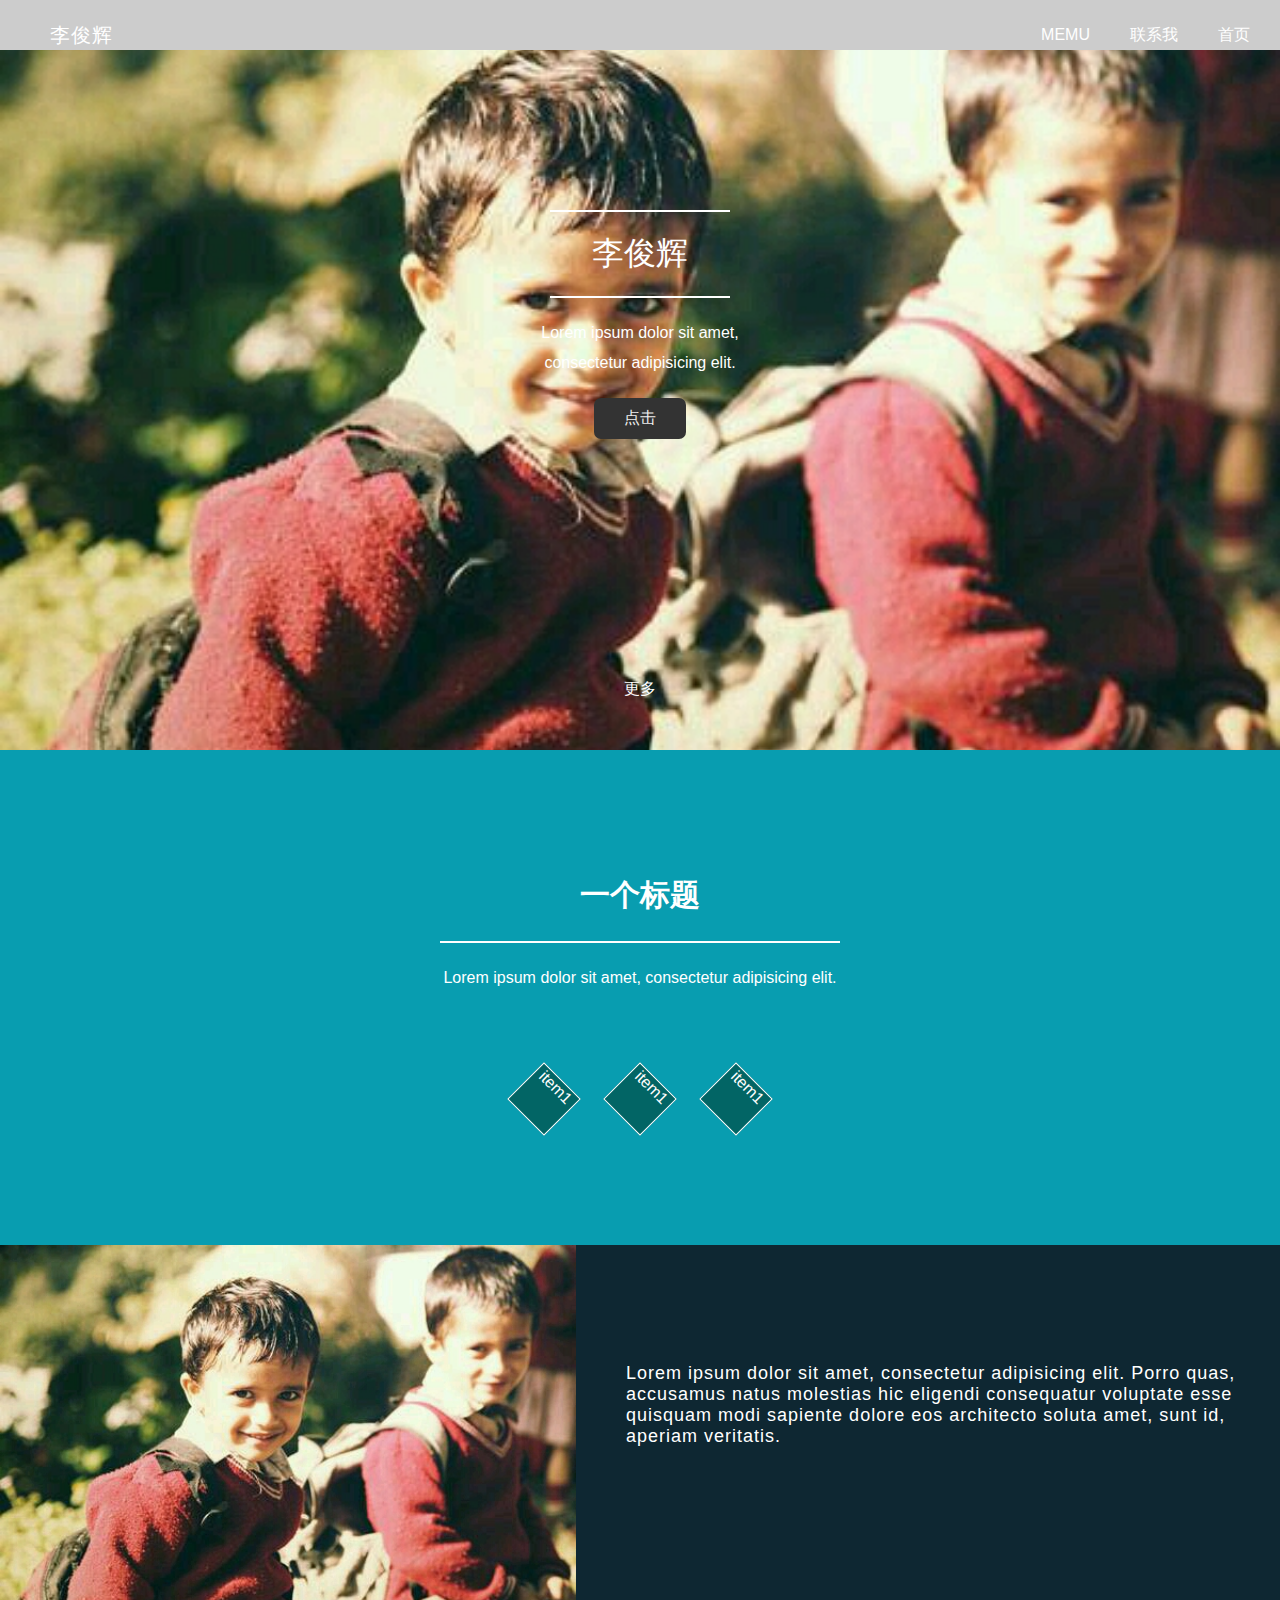
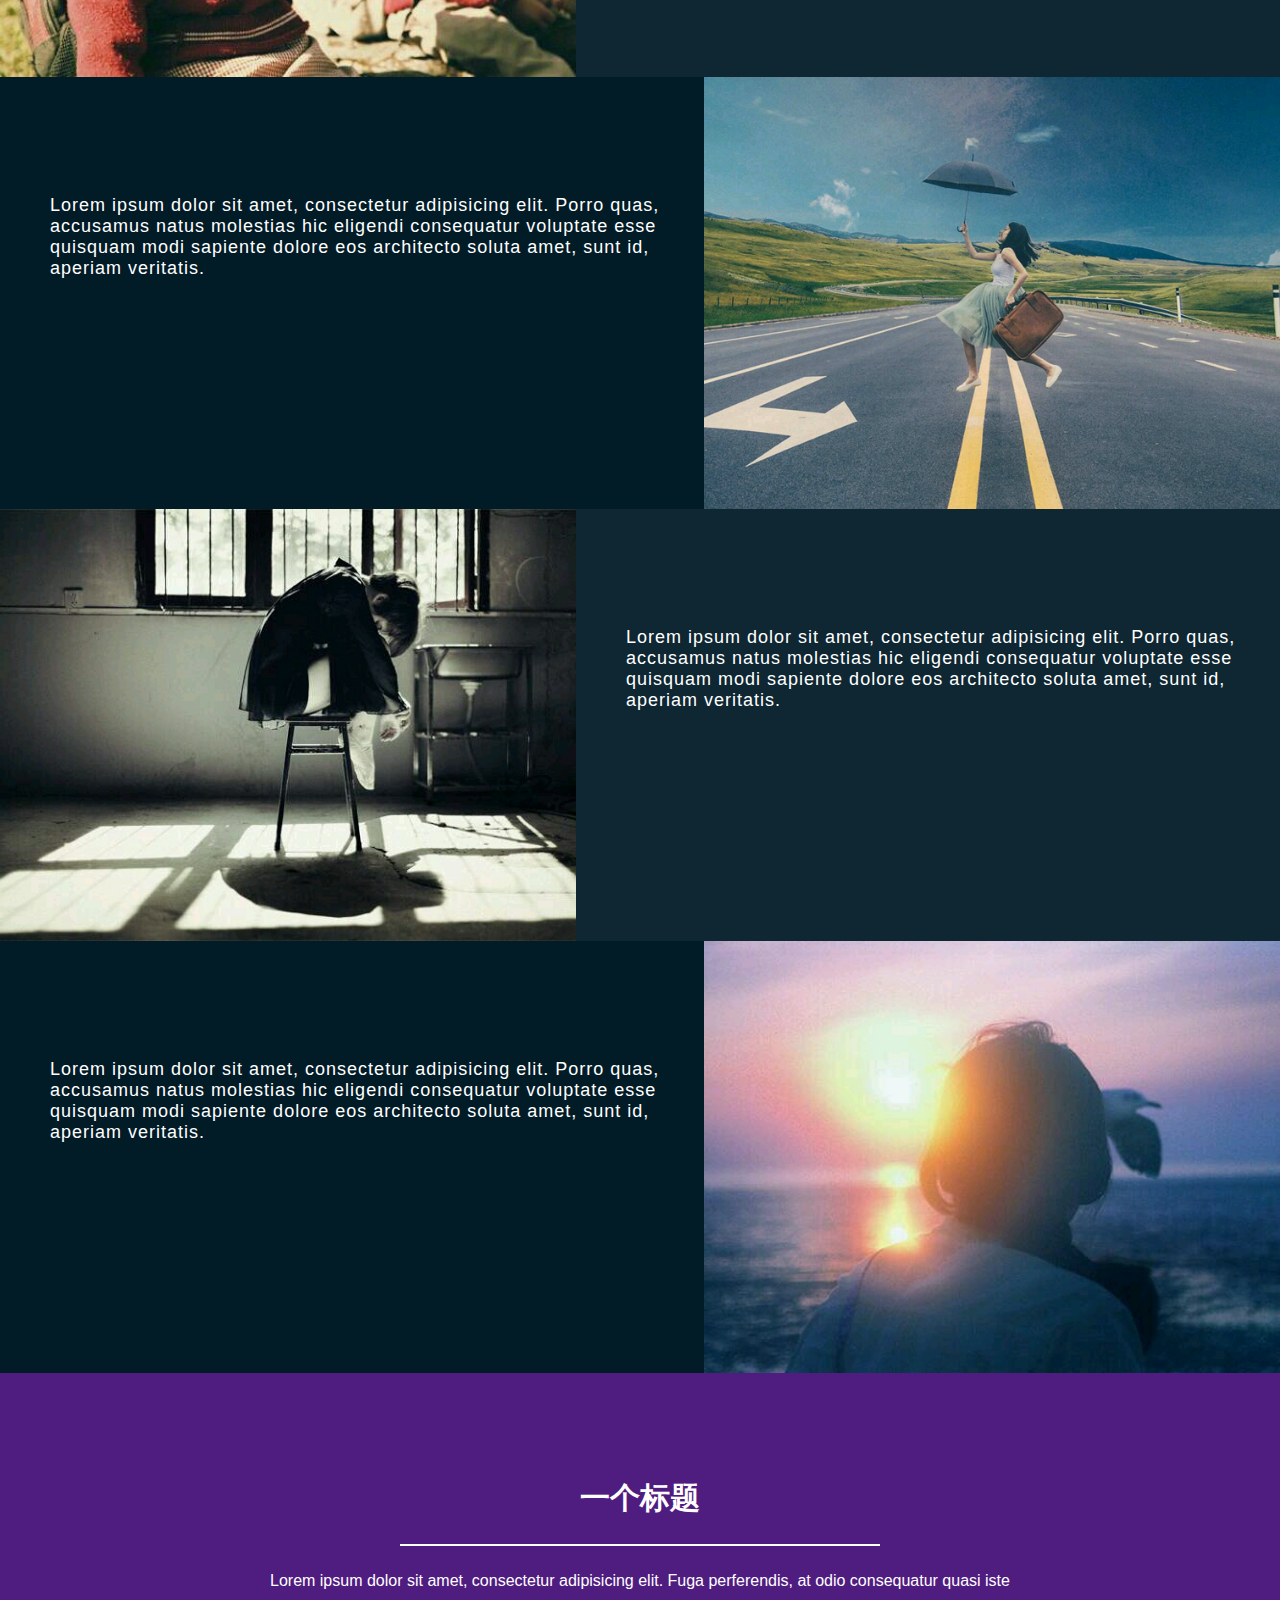
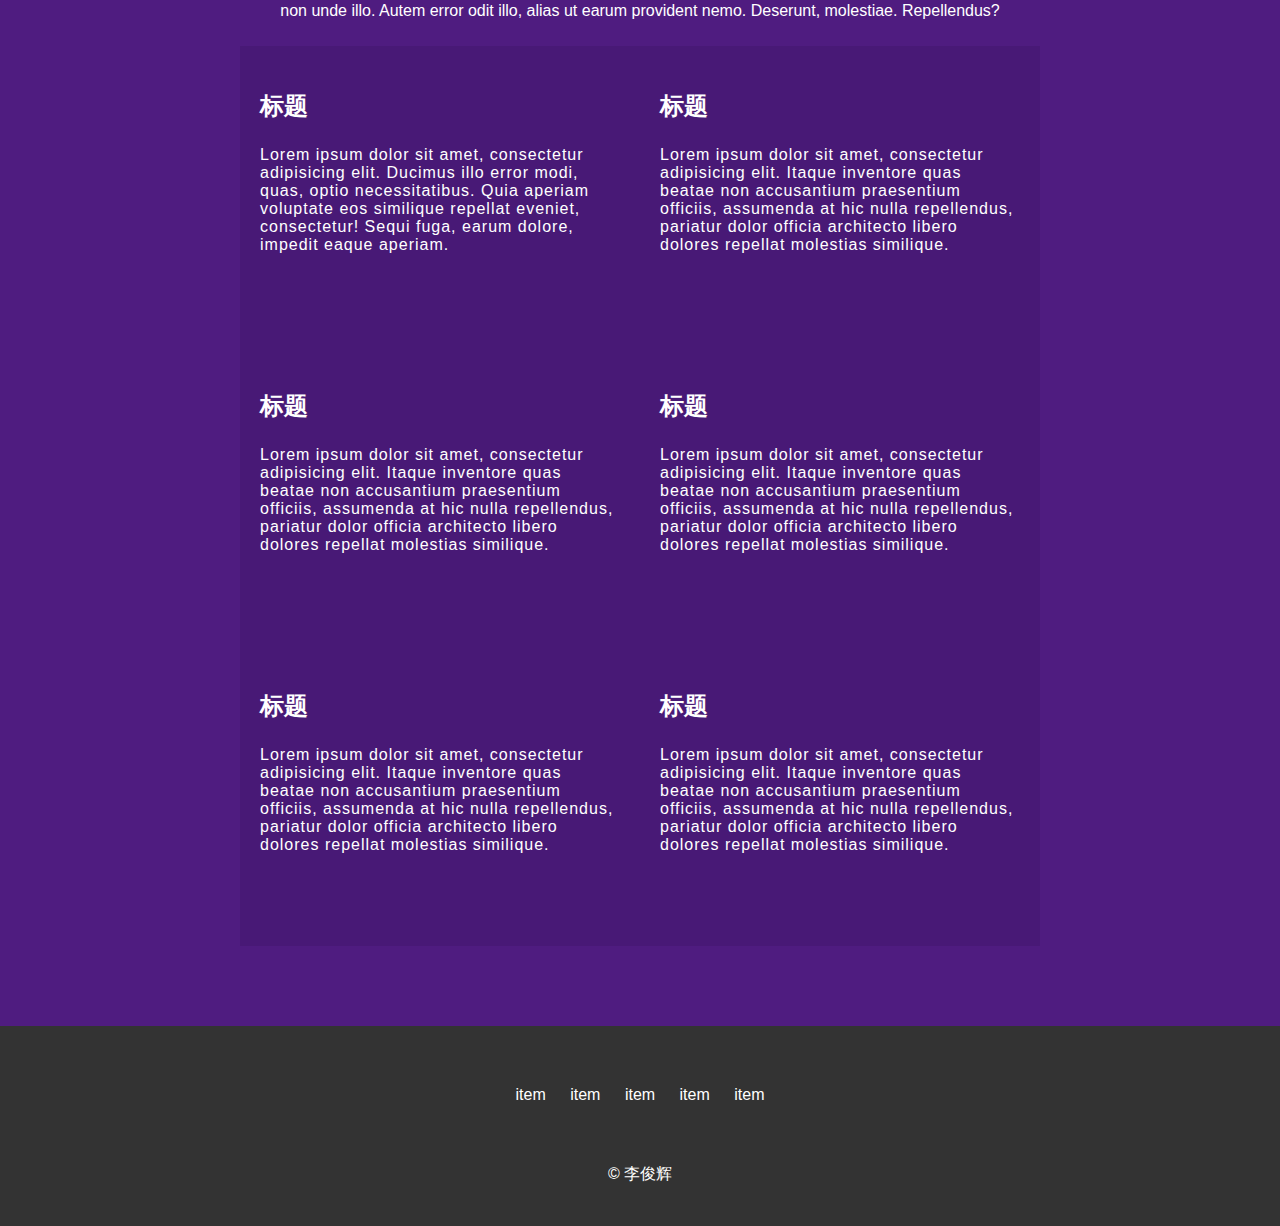
<file: blog/index.html>
<!DOCTYPE html>
<html lang="en">
<head>
	<meta charset="UTF-8">
	<title>blog</title>
	<link rel="stylesheet" href="css/reset.css">
	<link rel="stylesheet" href="css/blog.css">
</head>
<body>
	<div class="main">
		<header>
			<nav>
				<ul>
				<li class="logo"><a href="#">李俊辉</a></li>
				<li><a href="#">首页</a></li>
				<li><a href="#">联系我</a></li>
				<li><a href="#">MEMU</a></li>
				</ul>
			</nav>
			<div id="banner">
				<div class="inner">
				<div class="bder"></div>
				<h1>李俊辉</h1>
				<div class="bder"></div>
				<p class="sub">Lorem ipsum dolor sit amet, consectetur adipisicing elit. </p>
				<button>点击</button>
				<div class="more">
					更多
				</div>
				</div>
			</div>
		</header>
		<!-- headerjiesu -->
	<div class="content">
		<section class="green-section">
			<div class="warper">
				<div>
					<h2>一个标题</h2>
					<div class="bder bd"></div>
					<p class="sub">Lorem ipsum dolor sit amet, consectetur adipisicing elit. </p>
				</div>
				<div class="icon-group">
					<span class="icon">item1</span>
					<span class="icon">item1</span>
					<span class="icon">item1</span>
				</div>
			</div>
		</section>
		<section class="gray-section">
		<div class="active-preview">
			<div class="img-section">
				<img src="images/1.jpg" alt="hhhh">
			</div>
			<div class="text-section">
				<h1>又一个标题</h1>
				<div class="sub">又一个标题</div>
				<p>Lorem ipsum dolor sit amet, consectetur adipisicing elit. Porro quas, accusamus natus molestias hic eligendi consequatur voluptate esse quisquam modi sapiente dolore eos architecto soluta amet, sunt id, aperiam veritatis.</p>
			</div>
		</div>
		<div class="active-preview">
			
			<div class="text-section">
				<h1>又一个标题</h1>
				<div class="sub">又一个标题</div>
				<p>Lorem ipsum dolor sit amet, consectetur adipisicing elit. Porro quas, accusamus natus molestias hic eligendi consequatur voluptate esse quisquam modi sapiente dolore eos architecto soluta amet, sunt id, aperiam veritatis.</p>
			</div>
			<div class="img-section">
				<img src="images/2.jpg" alt="hhhh">
			</div>
		</div>
		<div class="active-preview">
			<div class="img-section">
				<img src="images/3.jpg" alt="hhhh">
			</div>
			<div class="text-section">
				<h1>又一个标题</h1>
				<div class="sub">又一个标题</div>
				<p>Lorem ipsum dolor sit amet, consectetur adipisicing elit. Porro quas, accusamus natus molestias hic eligendi consequatur voluptate esse quisquam modi sapiente dolore eos architecto soluta amet, sunt id, aperiam veritatis.</p>
			</div>
		</div>
		<div class="active-preview">
			
			<div class="text-section">
				<h1>又一个标题</h1>
				<div class="sub">又一个标题</div>
				<p>Lorem ipsum dolor sit amet, consectetur adipisicing elit. Porro quas, accusamus natus molestias hic eligendi consequatur voluptate esse quisquam modi sapiente dolore eos architecto soluta amet, sunt id, aperiam veritatis.</p>
			</div>
			<div class="img-section">
				<img src="images/4.jpg" alt="hhhh">
			</div>
		</div>
		</section>
		<section class="purple-section">
			<div class="warper">
			<div class="heading-warper">
				<h2>一个标题</h2>
				<div class="bder"></div>
				<div class="sub">
					Lorem ipsum dolor sit amet, consectetur adipisicing elit. Fuga perferendis, at odio consequatur quasi iste non unde illo. Autem error odit illo, alias ut earum provident nemo. Deserunt, molestiae. Repellendus?
				</div>
			</div>
			<div class="card-group">
				<div class="card">
					<h3>标题</h3>
					<p>Lorem ipsum dolor sit amet, consectetur adipisicing elit. Ducimus illo error modi, quas, optio necessitatibus. Quia aperiam voluptate eos similique repellat eveniet, consectetur! Sequi fuga, earum dolore, impedit eaque aperiam.</p>
				</div>
				<div class="card">
					<h3>标题</h3>
					<p>Lorem ipsum dolor sit amet, consectetur adipisicing elit. Itaque inventore quas beatae non accusantium praesentium officiis, assumenda at hic nulla repellendus, pariatur dolor officia architecto libero dolores repellat molestias similique.</p>
				</div>
				<div class="card">
					<h3>标题</h3>
					<p>Lorem ipsum dolor sit amet, consectetur adipisicing elit. Itaque inventore quas beatae non accusantium praesentium officiis, assumenda at hic nulla repellendus, pariatur dolor officia architecto libero dolores repellat molestias similique.</p>
				</div>
				<div class="card">
					<h3>标题</h3>
					<p>Lorem ipsum dolor sit amet, consectetur adipisicing elit. Itaque inventore quas beatae non accusantium praesentium officiis, assumenda at hic nulla repellendus, pariatur dolor officia architecto libero dolores repellat molestias similique.</p>
				</div>
				<div class="card">
					<h3>标题</h3>
					<p>Lorem ipsum dolor sit amet, consectetur adipisicing elit. Itaque inventore quas beatae non accusantium praesentium officiis, assumenda at hic nulla repellendus, pariatur dolor officia architecto libero dolores repellat molestias similique.</p>
				</div>
				<div class="card">
					<h3>标题</h3>
					<p>Lorem ipsum dolor sit amet, consectetur adipisicing elit. Itaque inventore quas beatae non accusantium praesentium officiis, assumenda at hic nulla repellendus, pariatur dolor officia architecto libero dolores repellat molestias similique.</p>
				</div>
			</div>
			</div>
		</section>
	</div>
		<!-- contentjies -->
<footer>
	<ul class="share-group">
		<li>item</li>
		<li>item</li>
		<li>item</li>
		<li>item</li>
		<li>item</li>
	</ul>
	<div class="copy">
		&copy  李俊辉
	</div>
</footer>
		<!-- footerjiesu -->
</div>

</body>
</html>
</file>
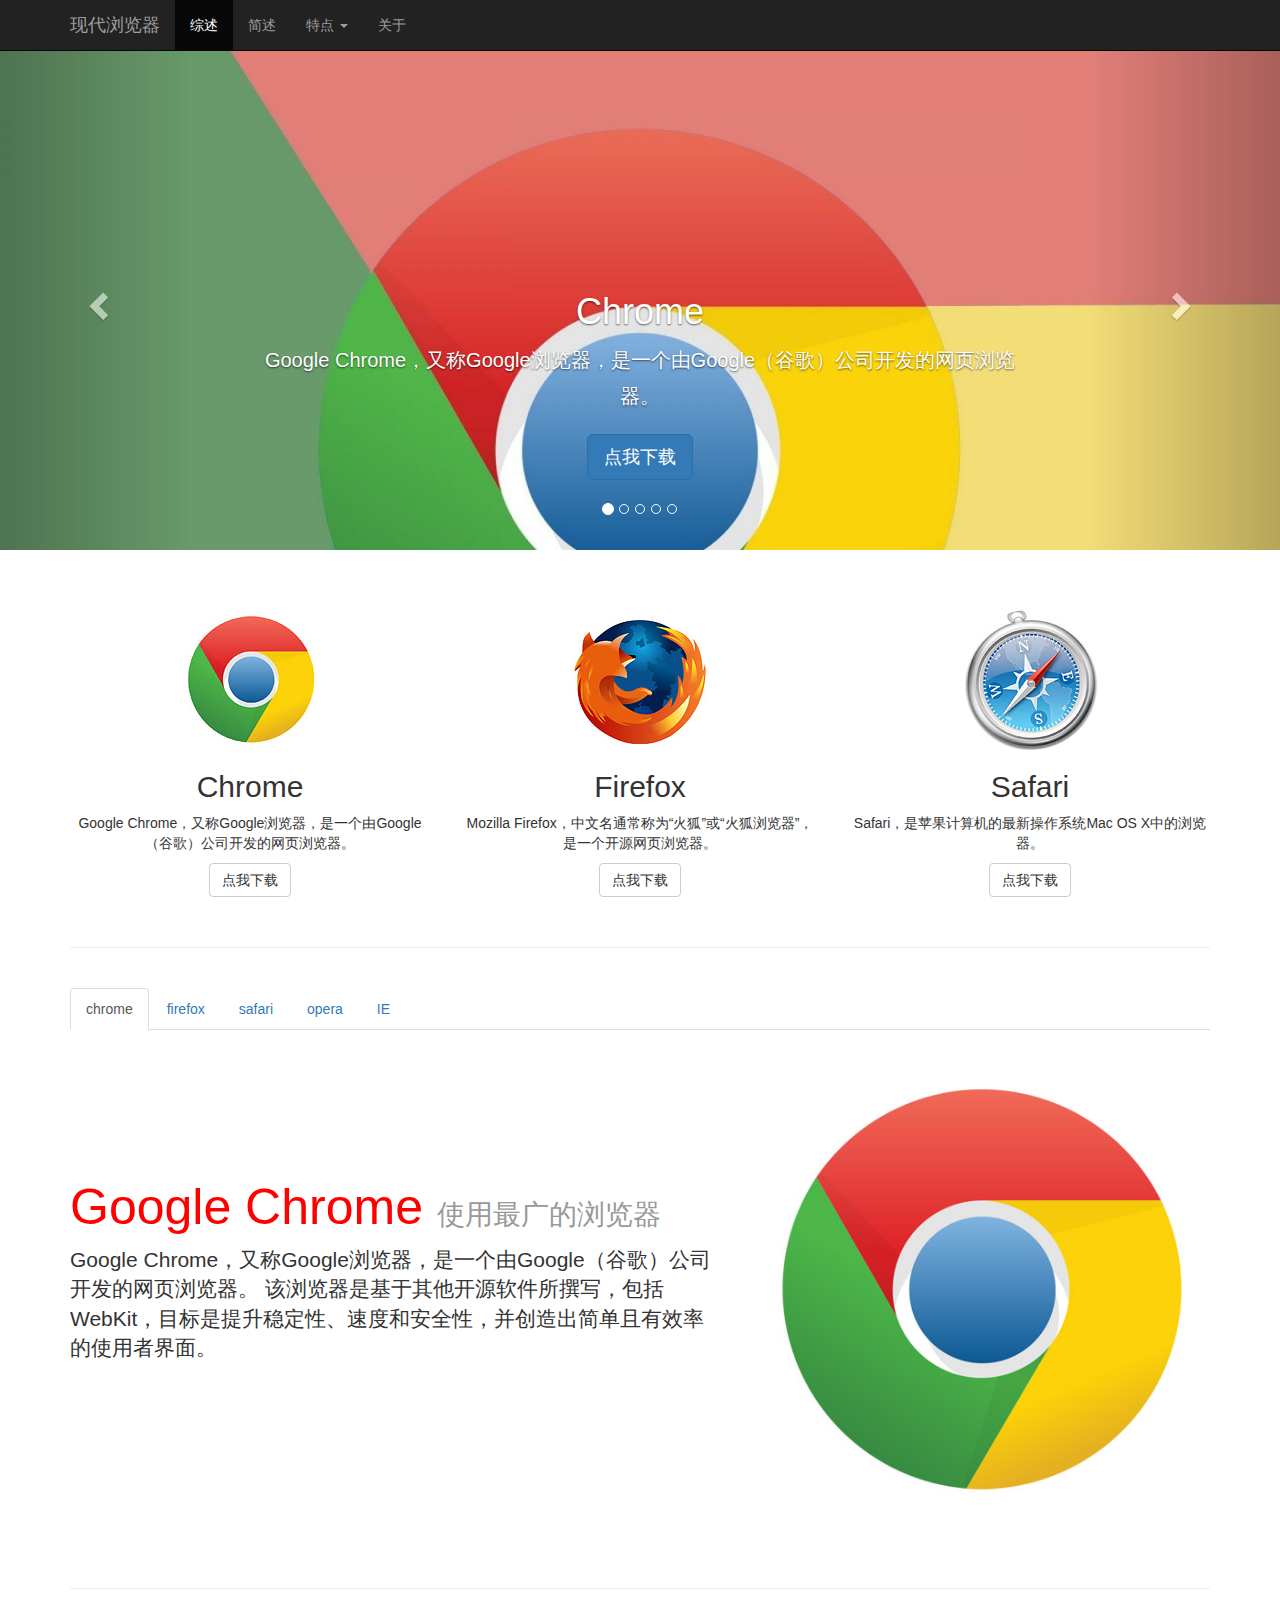
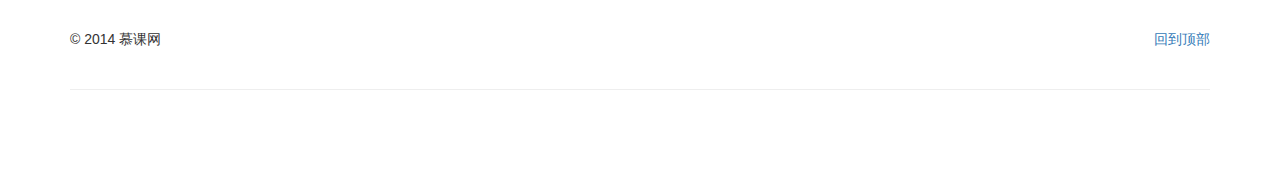
<file: web/index.html>
<!DOCTYPE html>
<html lang="en">
<head>
	<meta charset="UTF-8">
	<title>现代浏览器预览</title>
	<meta name="viewport" content="width=device-width,initial-scale=1">
	<link rel="stylesheet" href="bootstrap/css/bootstrap.min.css">
	<style>
		body{
			padding-top: 50px;
			padding-bottom: 50px;
		}
		.carousel {
			height: 500px;
			background-color: #000;
			margin-bottom: 60px;
		}
		.carousel .item {
			height: 500px;
			background-color: #000;
		}
		.carousel img {
			width: 100%;
			text-align: center;
		}
		.carousel-caption p {
			margin-bottom: 20px;
			font-size: 20px;
			line-height: 1.8;
		}
		.summary .col-md-4{
			text-align: center;
		}
		.divder {
			margin:40px 0;
		}
		.feature {
			padding: 30px 0;

		}
		.feature-heading{
			font-size: 50px;
			color: red;
			margin-top: 120px;
		}
		.feature-heading .text-muted {
			font-size: 28px;
			color: #999;
		}
	</style>
</head>
<body>
	<nav class="navbar navbar-default navbar-fixed-top navbar-inverse">
		<div class="container">
			<div class="navbar-header">
				<button class="navbar-toggle collapsed" data-toggle="collapse" data-target="#bs-example" aria-expanded="false">
					<span class="sr-only">Toggle navigation</span>
					<span class="icon-bar"></span>
					<span class="icon-bar"></span>
					<span class="icon-bar"></span>
				</button>
				<a href="#" class="navbar-brand">现代浏览器</a>
			</div>

			<div class="collapse navbar-collapse" id="bs-example">
				<ul class="nav navbar-nav">
					<li class="active"><a href="#">综述<span class="sr-only">(current)</span></a></li>
					<li><a href="">简述</a></li>
					<li class="dropdown">
						<a href="#" class="dropdown-toggle" data-toggle="dropdown" role="button" aria-haspopup="true" aria-expanded="false">特点 <span class="caret"></span></a>
						<ul class="dropdown-menu" role="menu">
							<li><a href="#">chrome</a></li>
							<li><a href="#">firefox</a></li>
							<li><a href="#">Safari</a></li>
							<li><a href="#">opera</a></li>
							<li><a href="#">IE</a></li>
						
						</ul>
					</li>
					<li><a href="#" data-toggle="modal" data-target="#myModal">关于</a></li>
				</ul>
			</div>
		</div>
	</nav>
	<div id="carousel-example-generic" class="carousel slide" data-ride="carousel">
		<ol class="carousel-indicators">
			<li data-target="#carousel-example-generic" data-slide-to="0" class="active"></li>
			<li data-target="#carousel-example-generic" data-slide-to="1"></li>
			<li data-target="#carousel-example-generic" data-slide-to="2"></li>
			<li data-target="#carousel-example-generic" data-slide-to="3"></li>
			<li data-target="#carousel-example-generic" data-slide-to="4"></li>
		</ol>
		<div class="carousel-inner" role="listbox">
			<div class="item active">
				<img src="images/chrome-big.jpg" alt="">
				<div class="container">
				<div class="carousel-caption">
                    <h1>Chrome</h1>

                    <p>Google Chrome，又称Google浏览器，是一个由Google（谷歌）公司开发的网页浏览器。</p>

                    <p><a class="btn btn-lg btn-primary" href="http://www.google.cn/intl/zh-CN/chrome/browser/"
                          role="button" target="_blank">点我下载</a></p>
                </div>
				
				</div>
			</div>
			<div class="item">
				<img src="images/safari-big.jpg" alt="">
				<div class="carousel-caption">
                    <h1>Safari</h1>

                    <p>Safari，是苹果计算机的最新操作系统Mac OS X中的浏览器。</p>

                    <p><a class="btn btn-lg btn-primary" href="http://www.apple.com/cn/safari/" target="_blank"
                          role="button">点我下载</a></p>
                </div>
				
				
			</div>
			<div class="item">
				<img src="images/firefox-big.jpg" alt="">
				<div class="carousel-caption">
                    <h1>Firefox</h1>

                    <p>Mozilla Firefox，中文名通常称为“火狐”或“火狐浏览器”，是一个开源网页浏览器。</p>

                    <p><a class="btn btn-lg btn-primary" href="http://www.firefox.com.cn/download/" target="_blank"
                          role="button">点我下载</a></p>
                </div>
				
				
			</div>
			<div class="item">
				<img src="images/opera-big.jpg" alt="">
				 <div class="carousel-caption">
                    <h1>Opera</h1>

                    <p>Opera浏览器，是一款挪威Opera Software ASA公司制作的支持多页面标签式浏览的网络浏览器。</p>

                    <p><a class="btn btn-lg btn-primary" href="http://www.opera.com/zh-cn" target="_blank"
                          role="button">点我下载</a></p>
                </div>
								
				
			</div>
			<div class="item">
				<img src="images/ie-big.jpg" alt="">
				<div class="carousel-caption">
                    <h1>IE</h1>

                    <p>Internet Explorer，简称 IE，是微软公司推出的一款网页浏览器。</p>

                    <p><a class="btn btn-lg btn-primary" href="http://ie.microsoft.com/" target="_blank"
                          role="button">点我下载</a></p>
                </div>
			</div>
		</div>
		<a href="#carousel-example-generic" class="left carousel-control" role="button" data-slide="prev">
			<span class="glyphicon glyphicon-chevron-left" aria-hidden="true"></span>
			<span class="sr-only">previous</span>
		</a>
		<a href="#carousel-example-generic" class="right carousel-control" role="button" data-slide="next">
			<span class="glyphicon glyphicon-chevron-right" aria-hidden="true"></span>
			<span class="sr-only">next</span>
		</a>
	</div>
	<div class="container summary">
		<div class="row">
			<div class="col-md-4">
				<img src="images/chrome-logo-small.jpg" alt="" class="img-circle">
				<h2>Chrome</h2>

            <p>Google Chrome，又称Google浏览器，是一个由Google（谷歌）公司开发的网页浏览器。</p>

            <p><a class="btn btn-default" href="#" role="button">点我下载</a></p>
        	</div>
			<div class="col-md-4">
				<img src="images/firefox-logo-small.jpg" alt="" class="img-circle">
				 <h2>Firefox</h2>

            <p>Mozilla Firefox，中文名通常称为“火狐”或“火狐浏览器”，是一个开源网页浏览器。</p>

            <p><a class="btn btn-default" href="#" role="button">点我下载</a></p>
			</div>
			<div class="col-md-4">
				<img src="images/safari-logo-small.jpg" alt="" class="img-circle">
           		<h2>Safari</h2>

            <p>Safari，是苹果计算机的最新操作系统Mac OS X中的浏览器。</p>

            <p><a class="btn btn-default" href="#" role="button">点我下载</a></p>
			</div>
		</div>
		<hr class="divder">
		<ul class="nav nav-tabs" role="tablist">
		<li class="active" role="presentation">
			<a href="#tab-chrome" data-toggle="tab" aria-controls="home" role="tab">chrome</a>
		</li>
		<li role="presentation">
			<a href="#tab-firefox" data-toggle="tab" aria-controls="home" role="tab">firefox</a>
		</li>
		<li role="presentation">
			<a href="#tab-safari" data-toggle="tab" aria-controls="home" role="tab">safari</a>
		</li>
		<li role="presentation">
			<a href="#tab-opera" data-toggle="tab" aria-controls="home" role="tab">opera</a>
		</li>
		<li role="presentation">
			<a href="#tab-IE" data-toggle="tab" aria-controls="home" role="tab">IE</a>
		</li>
			
		</ul>
		<div class="tab-content">
			<div class="tab-pane active" id="tab-chrome">
				<div class="row feature">
					<div class="col-md-7">
						 <h2 class="feature-heading">Google Chrome <span
                            class="text-muted">使用最广的浏览器</span></h2>

                    <p class="lead">Google Chrome，又称Google浏览器，是一个由Google（谷歌）公司开发的网页浏览器。
                        该浏览器是基于其他开源软件所撰写，包括WebKit，目标是提升稳定性、速度和安全性，并创造出简单且有效率的使用者界面。</p>
					</div>
					<div class="col-md-5">
						<img class="feature-image img-responsive" src="images/chrome-logo.jpg"
                         alt="Chrome">

					</div>
				</div>
			</div>
			<div class="tab-pane" id="tab-firefox">
				<div class="row feature">
					<div class="col-md-5">
						 <img class="feature-image img-responsive" src="images/firefox-logo.jpg"
                         alt="Firefox">
					</div>
					<div class="col-md-7">
						 <h2 class="feature-heading">Mozilla Firefox <span class="text-muted">美丽的狐狸</span>
                    </h2>

                    <p class="lead">Mozilla Firefox，中文名通常称为“火狐”或“火狐浏览器”，是一个开源网页浏览器，
                        使用Gecko引擎（非ie内核），支持多种操作系统如Windows、Mac和linux。</p>
					</div>
				</div>
			</div>
			<div class="tab-pane" id="tab-safari">
				<div class="row feature">
					<div class="col-md-7">
						<h2 class="feature-heading">Safari <span class="text-muted">Mac用户首选</span></h2>

                    <p class="lead">Safari，是苹果计算机的最新操作系统Mac OS X中的浏览器，使用了KDE的KHTML作为浏览器的运算核心。
                        Safari在2003年1月7日首度发行测试版，并成为Mac OS X v10.3与之后的默认浏览器，也是iPhone与IPAD和iPod touch的指定浏览器。</p>
					</div>
					<div class="col-md-5">
						 <img class="feature-image img-responsive" src="images/safari-logo.jpg"
                         alt="Safari">
					</div>
				</div>
			</div>
			<div class="tab-pane" id="tab-opera">
				<div class="row feature">
					<div class="col-md-5">
						<img class="feature-image img-responsive" src="images/opera-logo.jpg"
                         alt="Opera">
					</div>
					<div class="col-md-7">
						 <h2 class="feature-heading">Opera <span class="text-muted">小众但易用</span>
                    </h2>

                    <p class="lead">Opera浏览器，是一款挪威Opera Software ASA公司制作的支持多页面标签式浏览的网络浏览器。
                        是跨平台浏览器可以在Windows、Mac和Linux三个操作系统平台上运行。.</p>
					</div>
				</div>
			</div>
			<div class="tab-pane" id="tab-IE">
				<div class="row feature">
					<div class="col-md-7">
						 <h2 class="feature-heading">IE <span class="text-muted">你懂的</span></h2>

                    <p class="lead">Internet Explorer，原称Microsoft Internet Explorer(6版本以前)和Windows Internet
                        Explorer(7，8，9，10版本)，
                        简称IE，是美国微软公司推出的一款网页浏览器。它采用的排版引擎(俗称内核)为Trident。</p>
					</div>
					<div class="col-md-5">
						<img class="feature-image img-responsive" src="images/ie-logo.jpg"
                         alt="IE">
					</div>
				</div>
			</div>
			<hr class="divder">
			<footer>
			<p class="pull-right"><a href="#">回到顶部</a></p>
				<p>&copy; 2014 慕课网</p>

			</footer>
			<hr class="divder">
		</div>
	</div>
	<div class="modal" id="myModal" tabindex="-1" role="dialog" aria-labelledby="myModalLabel">
		<div class="modal-dialog" role="document">
			<div class="modal-content">
				<div class="modal-header">
					<button type="button" class="close" data-dismiss="modal" aria-label="close"><span aria-hidden="true">&times;</span><span class="sr-only">关闭</span></button>
					<h4 id="myMoalLabel" class="modal-title">关于</h4>
				</div>
				<div class="modal-body">
					 <p>慕课网隶属于北京慕课科技中心(有限合伙)，是一家从事互联网免费教学的网络教育公司。秉承“开拓、创新、公平、分享”的精神，
                        将互联网特性全面的应用在教育领域，致力于为教育机构及求学者打造一站式互动在线教育品牌。</p>
				</div>
				<div class="modal-footer">
					<button class="btn btn-default" type="button" data-dismiss="modal">
						了解了
					</button>
				</div>
			</div>
		</div>
	</div>
	<script src="jquery.min.js"></script>
	<script src="bootstrap/js/bootstrap.min.js"></script>
</body>
</html>
</file>
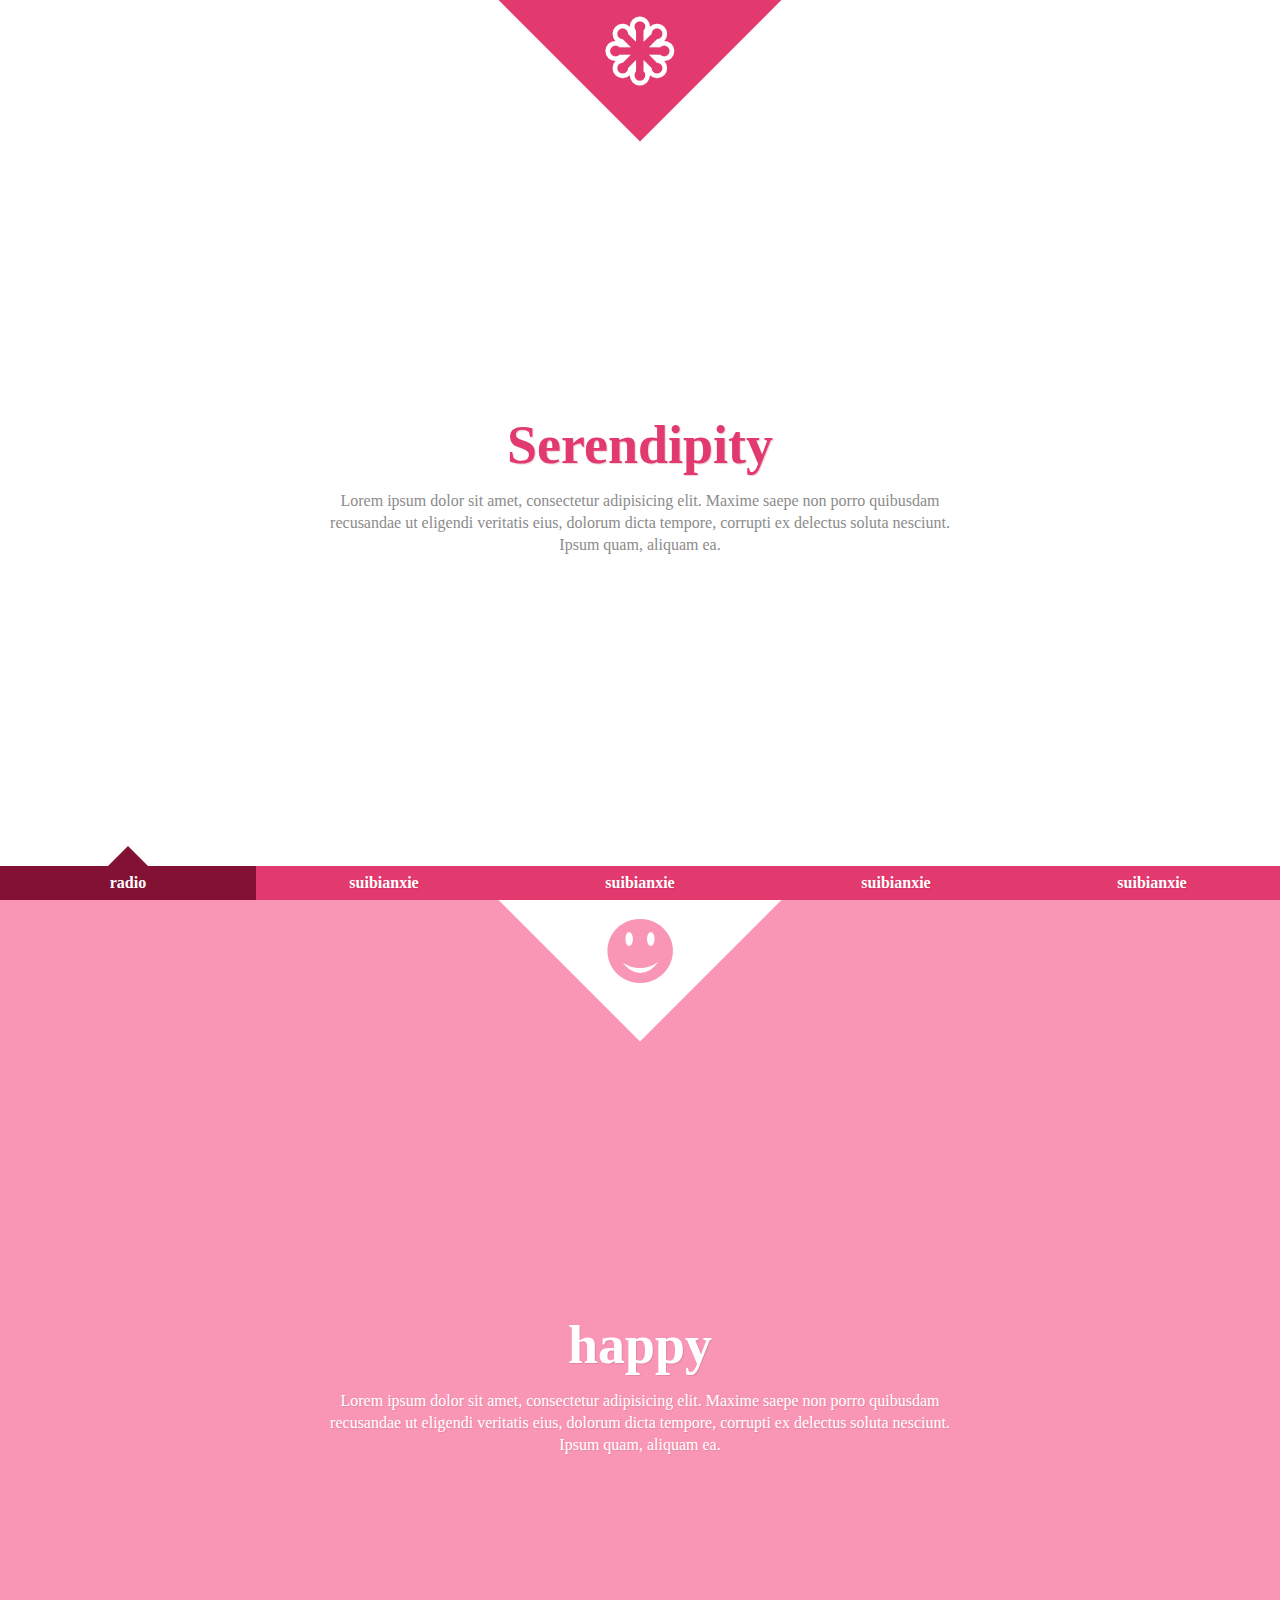
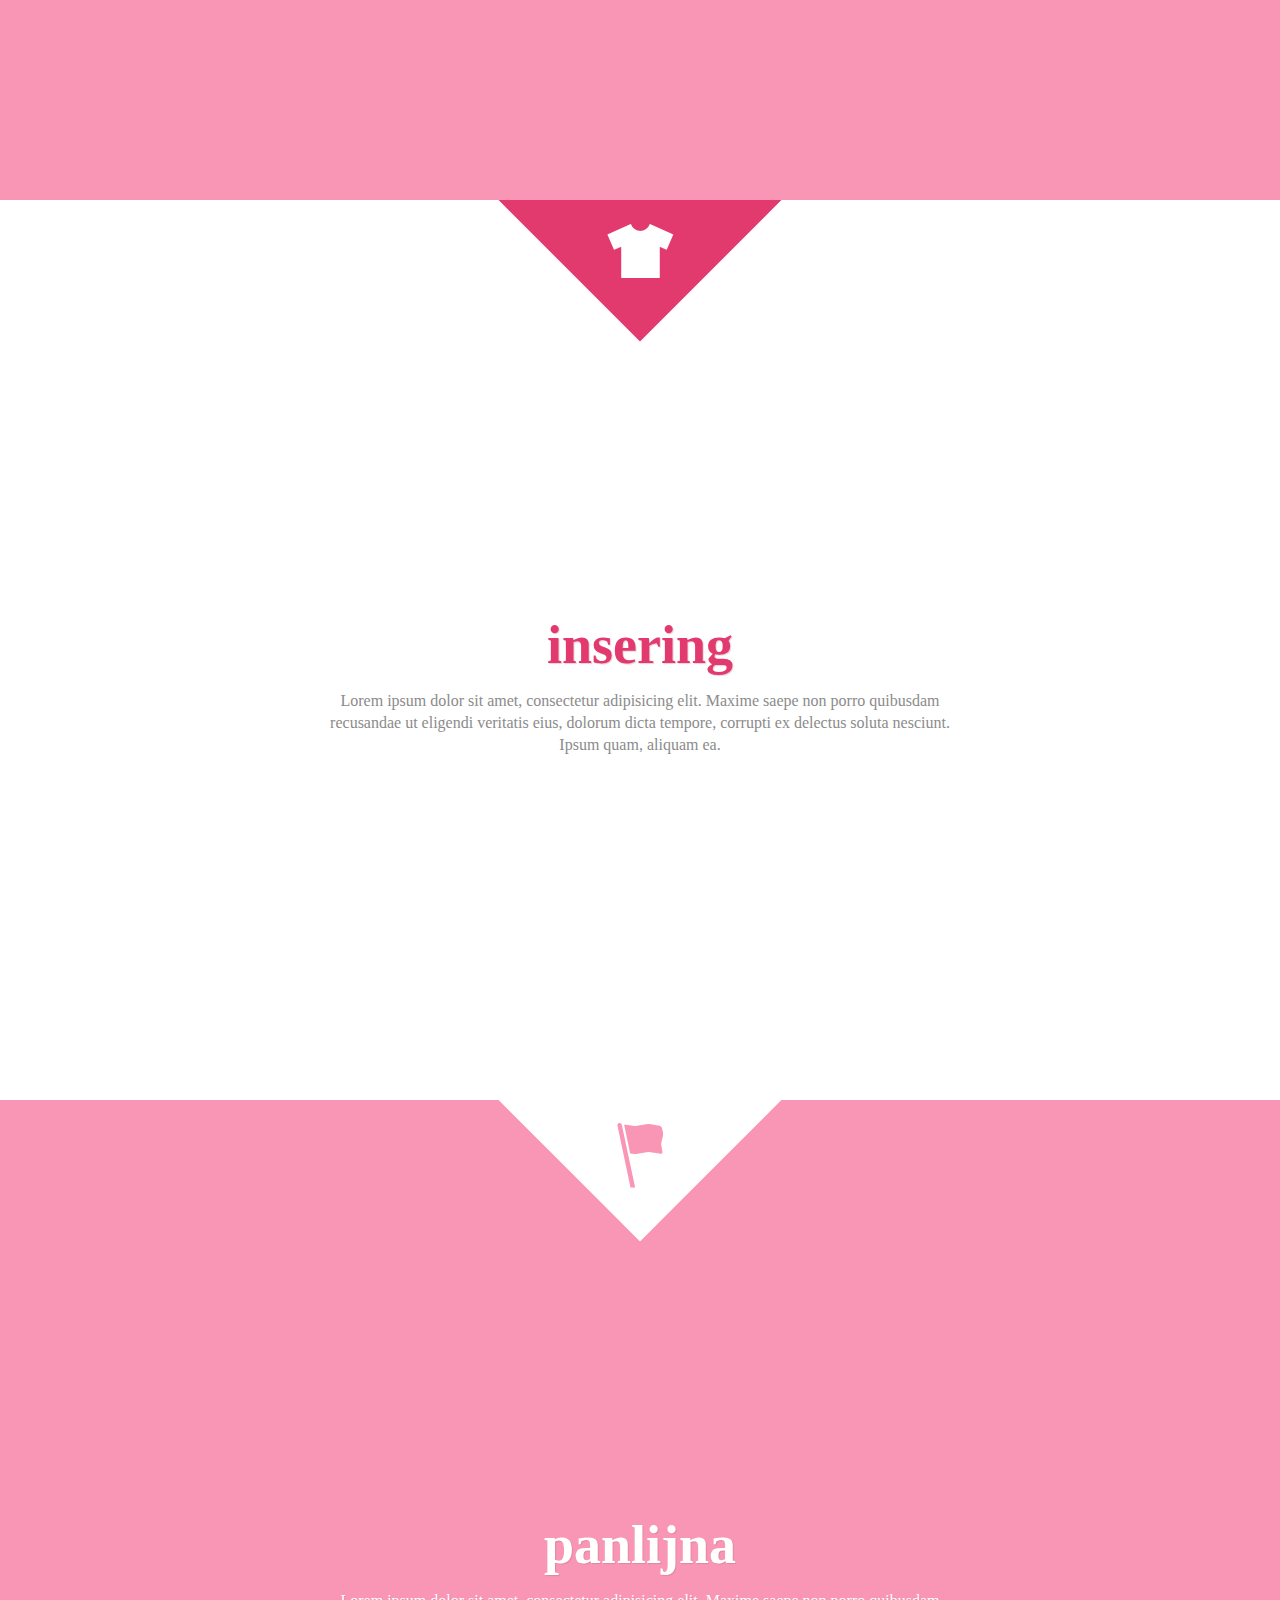
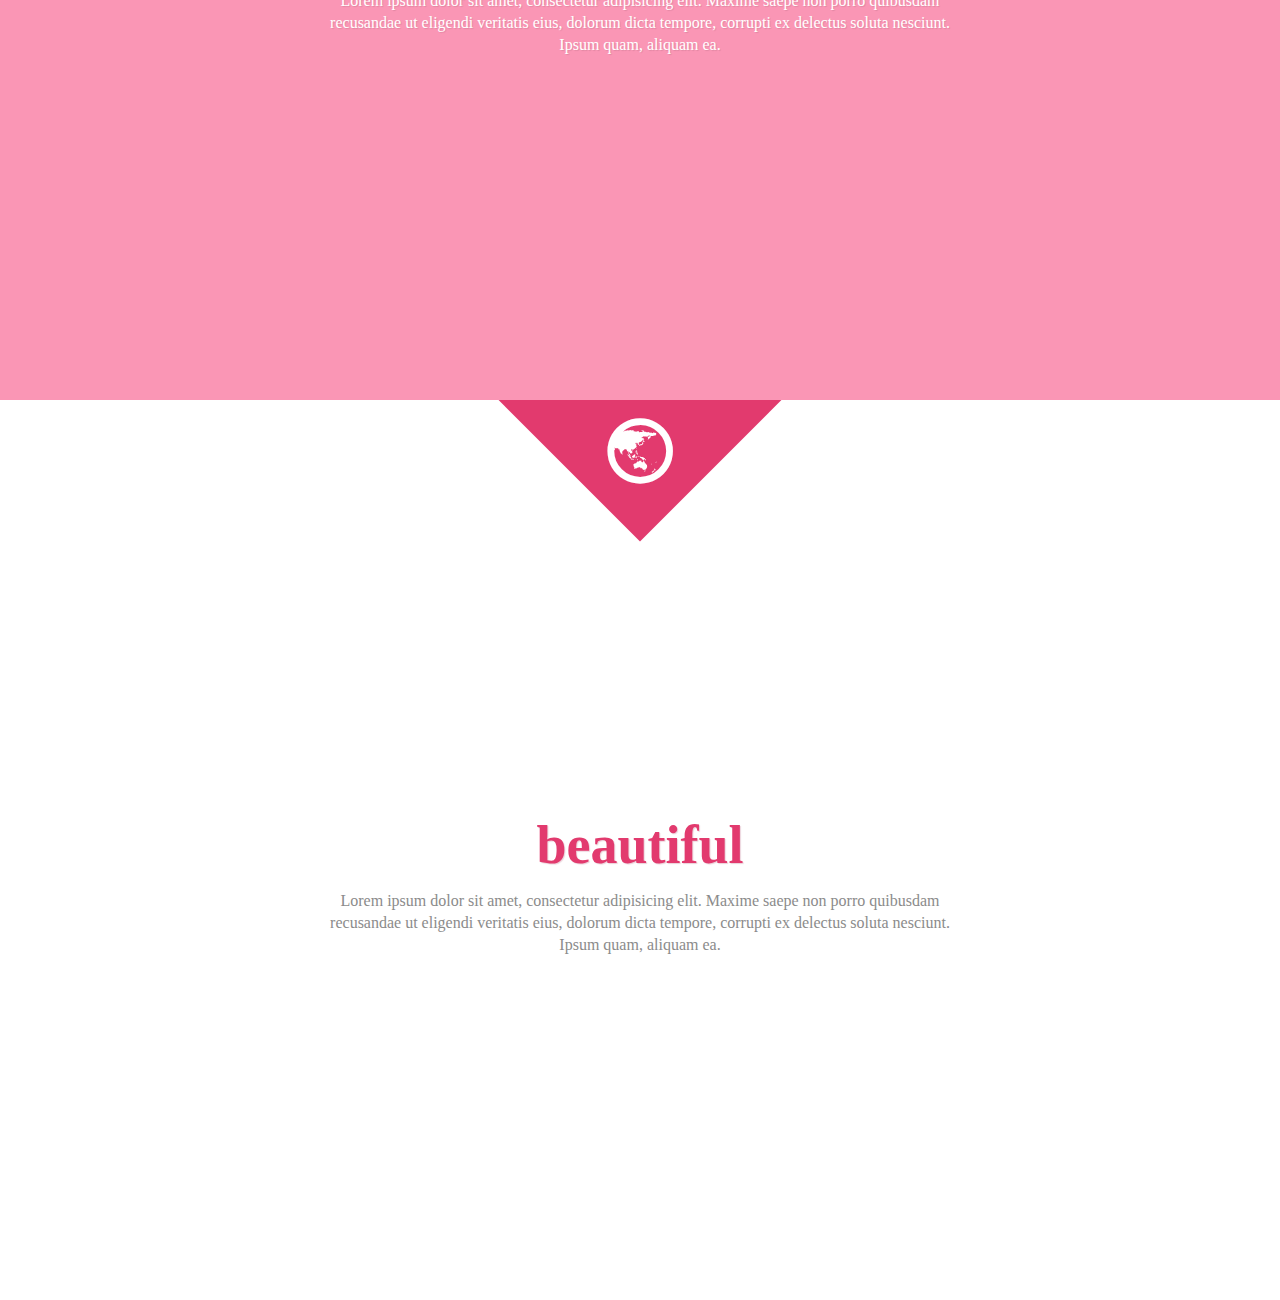
<file: pinghuaguodu/pinghua.html>
<!DOCTYPE html>
<html lang="en">
<head>
	<meta charset="UTF-8">
	<title>PHUA</title>
	<link rel="stylesheet" href="pinghua.css">
</head>
<body>
	<div class="container">
	<div class="st-container">
		<input type="radio" name="radio" checked="checked" id="st-control-1">
			<a href="#st-panel-1">radio</a>
		</input>
		<input type="radio" name="radio" id="st-control-2">
			<a href="#st-panel-2">suibianxie</a>
		</input>
		<input type="radio" name="radio" id="st-control-3">
			<a href="#st-panel-3">suibianxie</a>
		</input>
		<input type="radio" name="radio" id="st-control-4">
			<a href="#st-panel-4">suibianxie</a>
		</input>
		<input type="radio" name="radio" id="st-control-5">
			<a href="#st-panel-5">suibianxie</a>
		</input>
	<div class="st-scroll">
		<section class="st-pannel" id="st-pannel-1">
			<div class="st-desc" data-icon="H"></div>
			<h2>Serendipity</h2>
			<p>Lorem ipsum dolor sit amet, consectetur adipisicing elit. Maxime saepe non porro quibusdam recusandae ut eligendi veritatis eius, dolorum dicta tempore, corrupti ex delectus soluta nesciunt. Ipsum quam, aliquam ea.</p>
		</section>
		<section class="st-pannel st-color" id="st-pannel-2">
			<div class="st-desc" data-icon="2"></div>
			<h2>happy</h2>
			<p>Lorem ipsum dolor sit amet, consectetur adipisicing elit. Maxime saepe non porro quibusdam recusandae ut eligendi veritatis eius, dolorum dicta tempore, corrupti ex delectus soluta nesciunt. Ipsum quam, aliquam ea.</p>
		</section>
		<section class="st-pannel" id="st-pannel-3">
			<div class="st-desc" data-icon="B"></div>
			<h2>insering</h2>
			<p>Lorem ipsum dolor sit amet, consectetur adipisicing elit. Maxime saepe non porro quibusdam recusandae ut eligendi veritatis eius, dolorum dicta tempore, corrupti ex delectus soluta nesciunt. Ipsum quam, aliquam ea.</p>
		</section>
		<section class="st-pannel  st-color" id="st-pannel-4">
			<div class="st-desc" data-icon="x"></div>
			<h2>panlijna</h2>
			<p>Lorem ipsum dolor sit amet, consectetur adipisicing elit. Maxime saepe non porro quibusdam recusandae ut eligendi veritatis eius, dolorum dicta tempore, corrupti ex delectus soluta nesciunt. Ipsum quam, aliquam ea.</p>
		</section>
		<section class="st-pannel" id="st-pannel-5">
			<div class="st-desc" data-icon="5"></div>
			<h2>beautiful</h2>
			<p>Lorem ipsum dolor sit amet, consectetur adipisicing elit. Maxime saepe non porro quibusdam recusandae ut eligendi veritatis eius, dolorum dicta tempore, corrupti ex delectus soluta nesciunt. Ipsum quam, aliquam ea.</p>
		</section>

	</div>
	</div>
	</div>
</body>
</html>
</file>
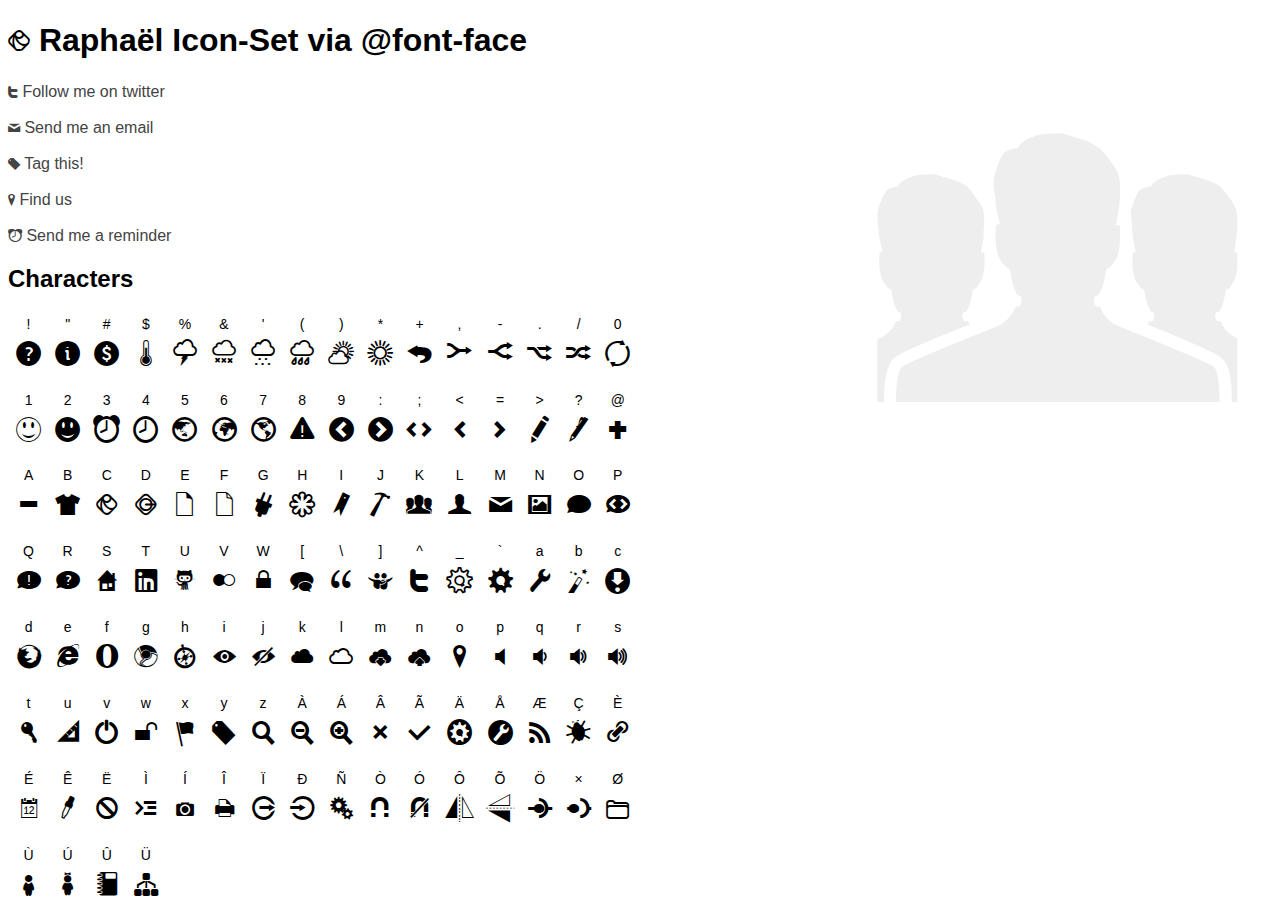
<file: pinghuaguodu/font/example.html>
<!DOCTYPE html>
<html lang="en">
<head>
	<meta charset="utf-8" />
	
	<meta http-equiv="Content-Type" content="text/html; charset=utf-8"/>
	
	<title>Raphaël Icon-Set via @font-face</title>
	
	<link rel="stylesheet" href="raphaelicons.css" type="text/css">

	<style type="text/css">
		body {
			font-family: Arial, Helvetica, sans-serif;
		}
		
		#previewTable {
		    font-size: 14px;
		    text-align: center;
		    float: left;
		    margin-right: 40px;
		}
		
		#previewTable .icon td {
		    font-size: 2.2em;
		    padding: 0px 5px 20px 5px;
		    height: 1.0em;
		    width: 0.8em;
		    position: relative;
		    text-align: center;
		}	
		
		#background {
			position: absolute;
			font-size: 30em;
			z-index: -1;
			color: #eee;
			-webkit-user-select:none;
			-moz-user-select:none;
			right: 40px;
			top: 40px;
		}	
		
		a {
			color: #444;
			text-decoration: none;
		}
		
		a:hover {
			text-decoration: underline;
		}
	</style>

</head>

<body>
	
	<h1 class="shadow"><span class="icon">C</span> Raphaël Icon-Set via @font-face</h1>

	<p><a href="#"><span class="icon">^</span> Follow me on twitter</a></p>
	<p><a href="#"><span class="icon">M</span> Send me an email</a></p>
	<p><a href="#"><span class="icon">y</span> Tag this!</a></p>
	<p><a href="#"><span class="icon">o</span> Find us</a></p>
	<p><a href="#"><span class="icon">3</span> Send me a reminder</a></p>
	
	<div class="icon" id="background">K</div>
	
	<h2>Characters</h2>
	
	<table id="previewTable">
		
		<tr class="plain">
			<td>!</td>
			<td>"</td>
			<td>#</td>
			<td>$</td>
			<td>%</td>
			<td>&</td>
			<td>'</td>
			<td>(</td>
			<td>)</td>
			<td>*</td>
			<td>+</td>
			<td>,</td>
			<td>-</td>
			<td>.</td>
			<td>/</td>
			<td>0</td>
		</tr>
		
		<tr class="icon">
			<td>!</td>
			<td>"</td>
			<td>#</td>
			<td>$</td>
			<td>%</td>
			<td>&</td>
			<td>'</td>
			<td>(</td>
			<td>)</td>
			<td>*</td>
			<td>+</td>
			<td>,</td>
			<td>-</td>
			<td>.</td>
			<td>/</td>
			<td>0</td>
		</tr>

		<tr class="plain">
			<td>1</td>
			<td>2</td>
			<td>3</td>
			<td>4</td>
			<td>5</td>
			<td>6</td>
			<td>7</td>
			<td>8</td>
			<td>9</td>
			<td>:</td>
			<td>;</td>
			<td>&lt;</td>
			<td>=</td>
			<td>&gt;</td>
			<td>?</td>
			<td>@</td>
		</tr>
		
		<tr class="icon">
			<td>1</td>
			<td>2</td>
			<td>3</td>
			<td>4</td>
			<td>5</td>
			<td>6</td>
			<td>7</td>
			<td>8</td>
			<td>9</td>
			<td>:</td>
			<td>;</td>
			<td>&lt;</td>
			<td>=</td>
			<td>&gt;</td>
			<td>?</td>
			<td>@</td>
		</tr>

		<tr class="plain">
			<td>A</td>
			<td>B</td>
			<td>C</td>
			<td>D</td>
			<td>E</td>
			<td>F</td>
			<td>G</td>
			<td>H</td>
			<td>I</td>
			<td>J</td>
			<td>K</td>
			<td>L</td>
			<td>M</td>
			<td>N</td>
			<td>O</td>
			<td>P</td>
		</tr>
		
		<tr class="icon">
			<td>A</td>
			<td>B</td>
			<td>C</td>
			<td>D</td>
			<td>E</td>
			<td>F</td>
			<td>G</td>
			<td>H</td>
			<td>I</td>
			<td>J</td>
			<td>K</td>
			<td>L</td>
			<td>M</td>
			<td>N</td>
			<td>O</td>
			<td>P</td>
		</tr>

		<tr class="plain">
			<td>Q</td>
			<td>R</td>
			<td>S</td>
			<td>T</td>
			<td>U</td>
			<td>V</td>
			<td>W</td>
			<td>[</td>
			<td>\</td>
			<td>]</td>
			<td>^</td>
			<td>_</td>
			<td>`</td>
			<td>a</td>
			<td>b</td>
			<td>c</td>
		</tr>
		
		<tr class="icon">
			<td>Q</td>
			<td>R</td>
			<td>S</td>
			<td>T</td>
			<td>U</td>
			<td>V</td>
			<td>W</td>
			<td>[</td>
			<td>\</td>
			<td>]</td>
			<td>^</td>
			<td>_</td>
			<td>`</td>
			<td>a</td>
			<td>b</td>
			<td>c</td>
		</tr>

		<tr class="plain">
			<td>d</td>
			<td>e</td>
			<td>f</td>
			<td>g</td>
			<td>h</td>
			<td>i</td>
			<td>j</td>
			<td>k</td>
			<td>l</td>
			<td>m</td>
			<td>n</td>
			<td>o</td>
			<td>p</td>
			<td>q</td>
			<td>r</td>
			<td>s</td>
		</tr>
		
		<tr class="icon">
			<td>d</td>
			<td>e</td>
			<td>f</td>
			<td>g</td>
			<td>h</td>
			<td>i</td>
			<td>j</td>
			<td>k</td>
			<td>l</td>
			<td>m</td>
			<td>n</td>
			<td>o</td>
			<td>p</td>
			<td>q</td>
			<td>r</td>
			<td>s</td>
		</tr>

		
		<tr class="plain">
			<td>t</td>
			<td>u</td>
			<td>v</td>
			<td>w</td>
			<td>x</td>
			<td>y</td>
			<td>z</td>
			<td>À</td>
			<td>Á</td>
			<td>Â</td>
			<td>Ã</td>
			<td>Ä</td>
			<td>Å</td>
			<td>Æ</td>
			<td>Ç</td>
			<td>È</td>
		</tr>
		
		<tr class="icon">
			<td>t</td>
			<td>u</td>
			<td>v</td>
			<td>w</td>
			<td>x</td>
			<td>y</td>
			<td>z</td>
			<td>À</td>
			<td>Á</td>
			<td>Â</td>
			<td>Ã</td>
			<td>Ä</td>
			<td>Å</td>
			<td>Æ</td>
			<td>Ç</td>
			<td>È</td>
		</tr>

		
		<tr class="plain">
			<td>É</td>
			<td>Ê</td>
			<td>Ë</td>
			<td>Ì</td>
			<td>Í</td>
			<td>Î</td>
			<td>Ï</td>
			<td>Ð</td>
			<td>Ñ</td>
			<td>Ò</td>
			<td>Ó</td>
			<td>Ô</td>
			<td>Õ</td>
			<td>Ö</td>
			<td>×</td>
			<td>Ø</td>
		</tr>
		
		<tr class="icon">
			<td>É</td>
			<td>Ê</td>
			<td>Ë</td>
			<td>Ì</td>
			<td>Í</td>
			<td>Î</td>
			<td>Ï</td>
			<td>Ð</td>
			<td>Ñ</td>
			<td>Ò</td>
			<td>Ó</td>
			<td>Ô</td>
			<td>Õ</td>
			<td>Ö</td>
			<td>×</td>
			<td>Ø</td>
		</tr>

		
		<tr class="plain">
			<td>Ù</td>
			<td>Ú</td>
			<td>Û</td>
			<td>Ü</td>
			<td></td>
			<td></td>
			<td></td>
			<td></td>
			<td></td>
			<td></td>
			<td></td>
			<td></td>
			<td></td>
			<td></td>
			<td></td>
			<td></td>
		</tr>
		
		<tr class="icon">
			<td>Ù</td>
			<td>Ú</td>
			<td>Û</td>
			<td>Ü</td>
			<td></td>
			<td></td>
			<td></td>
			<td></td>
			<td></td>
			<td></td>
			<td></td>
			<td></td>
			<td></td>
			<td></td>
			<td></td>
			<td></td>
		</tr>
	</table>	
</body>
</html>
</file>
<file: blog/css/blog.css>
body{
	
	font-weight:normal;
}
nav {
	height: 50px;
	background: #ccc;
}
nav ul{
	list-style: none;
	margin:0;
	
}
nav ul li {
	line-height: 50px;
	float: right;
	margin-right: 20px;
	display: inline-block;
}
nav ul li a {
	display: block;
	height: inherit;
	text-decoration: none;
	display: inline-block;
	color: #fff;
}

#banner{
	height: 700px;
	/*background: #777;*/
	color: #fff;
}
#banner .inner{
	max-width: 300px;
	margin: 0 auto;
	text-align: center;
	position: relative;
	top: 160px;
}
#banner .inner h1{
	margin: 0;
	font-weight:normal;
	padding: 20px 0;
}

button{
	border: none;
	background: #333;
	color: #eee;
	padding: 10px 30px;
	border-radius: 7px;
}
.more{
	margin-top: 240px;
}
.sub {
	line-height: 30px;
	margin: 20px;
}
.bder{
	max-width: 60%;
	height: 2px;
	background: #fff;
	margin:0 auto;
}
.logo{
	font-size: 20px;
	font-weight: 700px;
	letter-spacing: 1px;
	color: #fff;
	float: left;
}

.green-section{
	background: #089DB0;
	color: #fff;
	text-align: center;
	padding: 100px 0;
}
h2{
	font-size: 30px;
	
}
.warper{
	max-width: 800px;
	margin: 0 auto;
}

.bd{
	width: 50%;
}
.icon-group {
	margin-top: 60px;
}
.icon {
	display: inline-block;
	width: 50px;
	height: 50px;
	background: #026565;
	margin: 20px;
	border: 1px solid #fff;
	transform:rotate(45deg);
}
.gray-section {
	background: #021C27;
}
.img-section{
	width: 45%;
}
.img-section img {
	width: 100%;
}
.text-section {
	width: 55%;
}
.active-preview:nth-child(odd) {
	background-color: rgba(255,255,255,0.05);
}
.active-preview >div {
	float: left;
	font-size: 0;
}
.active-preview:after{
	content: "''";
	display: block;
	clear: both;
	height: 0;
	visibility: hidden;
}
.active-preview {
	*zoom:1;
}
.text-section > * {
	max-width: 90%;
}
.text-section {
	position: relative;
	top: 68px;
	left: 50px;
	color: #fff;
}
.text-section div{
	margin-top: 0;
}
.text-section p{
	letter-spacing: 1px;
	font-size: 18px;
}
.purple-section{
	background: #4F1C80;
	color: #fff;
	padding: 80px;
}

.heading-warper{
	text-align: center;
}
.card-group:after {
	content: "";
	display: block;
	clear: both;
}
.card {
	width: 50%;
	min-height: 300px;
	float: left;
	padding: 20px;
	box-sizing:border-box;
	/*border:1px solid white;*/
}
h3 {
	font-size: 24px;
}
.card p{
	font-size: 16px;
	letter-spacing: 1px;
}

.card{
	background-color: rgba(0,0,0,0.08);
}
footer{
	background-color: #333;
	color: #fff;
	text-align: center;
	min-height: 200px;
}
.share-group {
	display: block;
	max-width: 800px;
	margin: 0 auto;
	padding: 50px;
}

ul li{
	/*list-style-type: none;*/
	display: inline-block;
	padding: 10px;
}
.copy {
	padding-bottom: 20px;
}
.main {
	background: url(../images/1.jpg);
	background-attachment: fixed;
	background-size: cover;
	background-position: center;
}
</file>
<file: pinghuaguodu/pinghua.css>
@font-face {
	font-family: "Raphaelicons";
	src: url('font/raphaelicons-webfont.eot') format("eot"),
	url('font/raphaelicons-webfont.ttf')  format("truetype"),
	url('font/raphaelicons-webfont.woff') format("woff"),
	url('font/raphaelicons-webfont.svg') format("svg");
	font-weight: normal;
	font-style: normal;
}

*{
	margin:0;
	padding: 0;
}
body {
	margin:0;
	padding: 0;
	font-size: 15px;
	background:#ddd;
	color: #333;
	overflow: hidden;
	/*font-smoothing:antialiased;*/
}
a {
	text-decoration: none;
	color: #555;
}
.clr {
	width: 0;
	height: 0;
	overflow: hidden;
	clear: both;
	padding:0;
	margin: 0;
}
.st-container {
	width: 100%;
	height: 100%;
	position: absolute;
	left: 0;
	top: 0;

}
.st-container > input,
.st-container > a {
	width: 20%;
	height: 34px;
	line-height: 34px;
	position: fixed;
	bottom: 0;
	cursor: pointer;
}
.st-container > input {
	opacity: 0;
	z-index: 1000;
}
.st-container > a {
	text-align: center;
	z-index: 10;
	font-size: 16px;
	font-weight: 700;
	background:#e23a6e;
	color: #fff;
	text-shadow: 1px 1px 1px rgba(151,24,64,0.2);
}
#st-control-1,#st-control-1 + a{
	left: 0%;
} 
#st-control-2,#st-control-2 + a{
	left: 20%;
} 
#st-control-3,#st-control-3 + a{
	left: 40%;
} 
#st-control-4,#st-control-4 + a{
	left: 60%;
} 
#st-control-5,#st-control-5 + a{
	left: 80%;
} 
.st-container input:checked + a,
.st-container input:checked:hover + a
 {
	background:#821134;
}
.st-container input:checked + a:after {
	content: "";
	width: 0;
	height: 0;
	overflow: hidden;
	border: 20px solid transparent;
	border-bottom-color: #821134;
	position: absolute;
	bottom: 100%;
	left: 50%;
	margin-left: -20px;
}
.st-container input:hover + a {
	background: #AD224f;
}
.st-scroll,
.st-pannel {
	width: 100%;
	height: 100%;
	position: relative;
}
.st-scroll {
	left: 0;
	top: 0;
	transform: translate3d(0,0,0);
	-webkit-backface-visibility:hidden;
	-moz-backface-visibility:hidden;
	-ms-backface-visibility:hidden;
	backface-visibility:hidden;
	-webkit-transition: transform 0.5s ease-in-out;
	-o-transition: transform 0.5s ease-in-out;
	transition: transform 0.5s ease-in-out;
}
.st-pannel {
	background: #fff;
	overflow: hidden;
}
#st-control-1:checked ~ .st-scroll  {
	-webkit-transform: translateY(0%);
	-ms-transform: translateY(0%);
	-o-transform: translateY(0%);
	transform: translateY(0%);
}
#st-control-2:checked ~ .st-scroll {
	webkit-transform: translateY(-100%);
	-ms-transform: translateY(-100%);
	-o-transform: translateY(-100%);
	transform: translateY(-100%);
}
#st-control-3:checked ~ .st-scroll {
	-webkit-transform: translateY(-200%);
	-ms-transform: translateY(-200%);
	-o-transform: translateY(-200%);
	transform: translateY(-200%);
}

#st-control-4:checked ~ .st-scroll {
	-webkit-transform: translateY(-300%);
	-ms-transform: translateY(-300%);
	-o-transform: translateY(-300%);
	transform: translateY(-300%);	
}
#st-control-5:checked ~ .st-scroll {
	-webkit-transform: translateY(-400%);
	-ms-transform: translateY(-400%);
	-o-transform: translateY(-400%);
	transform: translateY(-400%);	
}
.st-desc {
	width: 200px;
	height: 200px;
	background: #e23a6e;
	position: absolute;
	top: 0;
	left: 50%;
	margin-left: -100px;
	-webkit-transform:translateY(-50%)  rotate(45deg);
	-ms-transform: translateY(-50%) rotate(45deg);
	-o-transform: translateY(-50%) rotate(45deg);
	transform: translateY(-50%) rotate(45deg);
}
[data-icon]:after {
	content: attr(data-icon);
	width: 200px;
	height: 200px;
	/*background: #e23a6e;*/
	color: #fff;
	font-size: 90px;
	text-align: center;
	line-height: 200px;
	position: absolute;
	top: 50%;
	left: 50%;
	margin: -100px 0 0 -100px;
	-webkit-transform:  rotate(-45deg) translateY(25%);
	-ms-transform:  rotate(-45deg)  translateY(25%);
	-o-transform:  rotate(-45deg)  translateY(25%);
	transform:  rotate(-45deg)  translateY(25%);
	font-family: "Raphaelicons";
}
.st-pannel h2 {
	color: #e23a6e;
	font-weight:900;
	font-size: 54px;
	text-align: center;
	width: 80%;
	position: absolute;
	top: 50%;
	left: 10%;
	margin-top: -30px;
	line-height: 50px;
	text-shadow:1px 1px 1px rgba(151,24,64,0.2);
	-webkit-backface-visibility: hidden;
	-moz-backface-visibility: hidden;
	-ms-backface-visibility: hidden;
	backface-visibility: hidden;
}
#st-control-1:checked ~ .st-scroll #st-pannel-1 h2,
#st-control-2:checked ~ .st-scroll #st-pannel-2 h2,
#st-control-3:checked ~ .st-scroll #st-pannel-3 h2,
#st-control-4:checked ~ .st-scroll #st-pannel-4 h2,
#st-control-5:checked ~ .st-scroll #st-pannel-5 h2 {
	-webkit-animation: movedown 0.6s ease-in-out 0.2s backwards;
	-moz-animation: movedown 0.6s ease-in-out 0.2s backwards;
	animation: movedown 0.6s ease-in-out 0.2s backwards;
}

@-webkit-keyframes movedown {
	0%{
		-webkit-transform:translateY(-40px);
		opacity: 0;
	}
	100%{
		-webkit-transform: translateY(0px);
		opacity: 1;
	}
}
.st-pannel p {
	position: absolute;
	width: 50%;
	left: 25%;
	top: 50%;
	font-size: 16px;
	padding: 0;
	line-height: 22px;
	text-align: center;
	color: #8b8b8b;
	margin-top: 40px;
	-webkit-backface-visibility: hidden;
	-moz-backface-visibility: hidden;
	-ms-backface-visibility: hidden;
	backface-visibility: hidden;
}
#st-control-1:checked ~ .st-scroll #st-pannel-1 p,
#st-control-2:checked ~ .st-scroll #st-pannel-2 p,
#st-control-3:checked ~ .st-scroll #st-pannel-3 p,
#st-control-4:checked ~ .st-scroll #st-pannel-4 p,
#st-control-5:checked ~ .st-scroll #st-pannel-5 p {
	-webkit-animation: moveup 0.6s ease-in-out 0.2s backwards;
	-moz-animation: moveup 0.6s ease-in-out 0.2s backwards;
	animation: moveup 0.6s ease-in-out 0.2s backwards;
}
@-webkit-keyframes moveup {
	0%{
		-webkit-transform:translateY(40px);
		opacity: 0;
	}
	100%{
		-webkit-transform: translateY(0px);
		opacity: 1;
	}
}

.st-color{
	background: #fa96b5;
}
.st-color .st-desc {
	background: #fff;
}
.st-color [data-icon]:after{
	color:  #fa96b5;
}
.st-color h2 {
	color: #fff;
	text-shadow:1px 1px 1px rgba(0,0,0,0.1);
}
.st-color p{
	color: #fff;
	text-shadow:1px 1px 1px rgba(0,0,0,0.1);
}
</file>
<file: pinghuaguodu/font/raphaelicons.css>
@font-face {font-family:
    'RaphaelIcons';
    src:
    url('raphaelicons-webfont.eot');
    src:
    local('☺'), url('raphaelicons-webfont.woff') format('woff'), url('raphaelicons-webfont.ttf') format('truetype'), url('raphaelicons-webfont.svg') format('svg');
    font-weight: normal;
    font-style: normal;
}

.icon {
    font-weight: normal;
    font-style: normal;
    line-height: normal;
    font-family: 'RaphaelIcons';
    font-size: 1.1em;
    position: relative;
    top: 0.1em;
}
</file>
